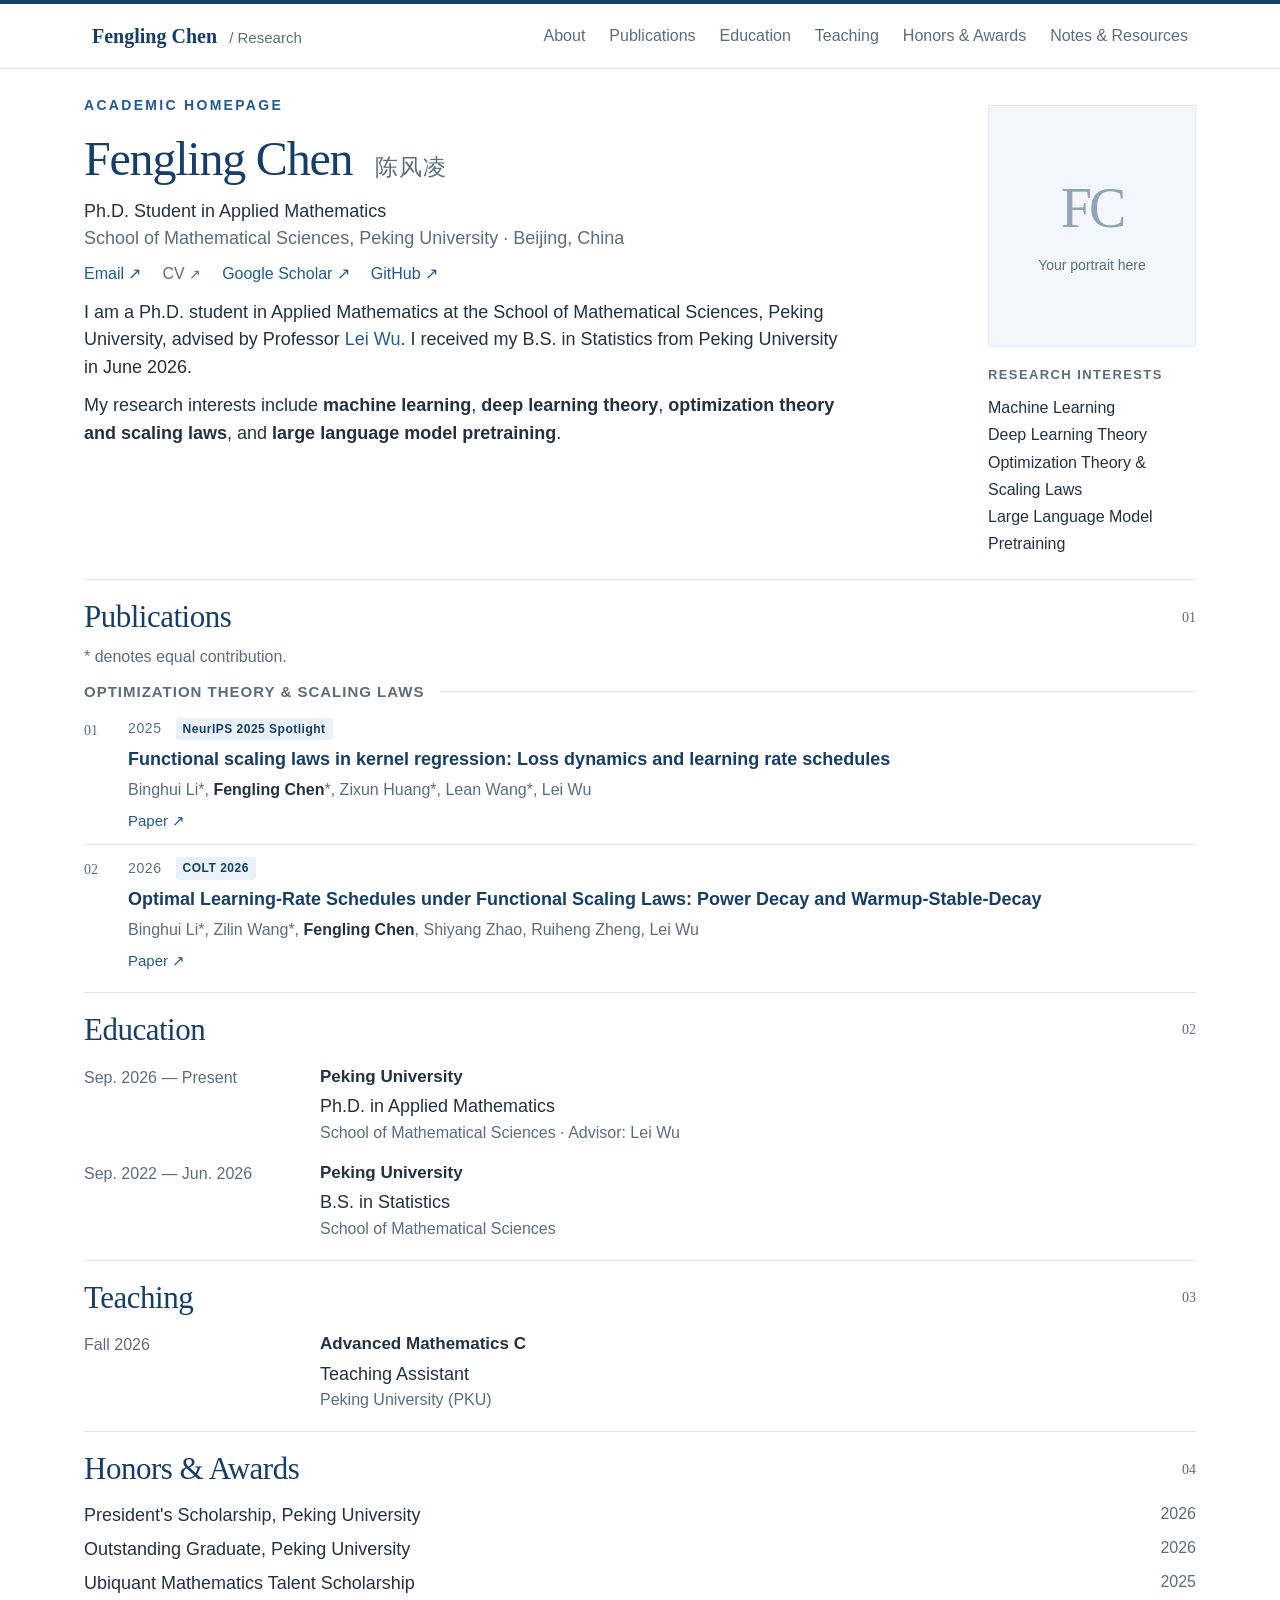
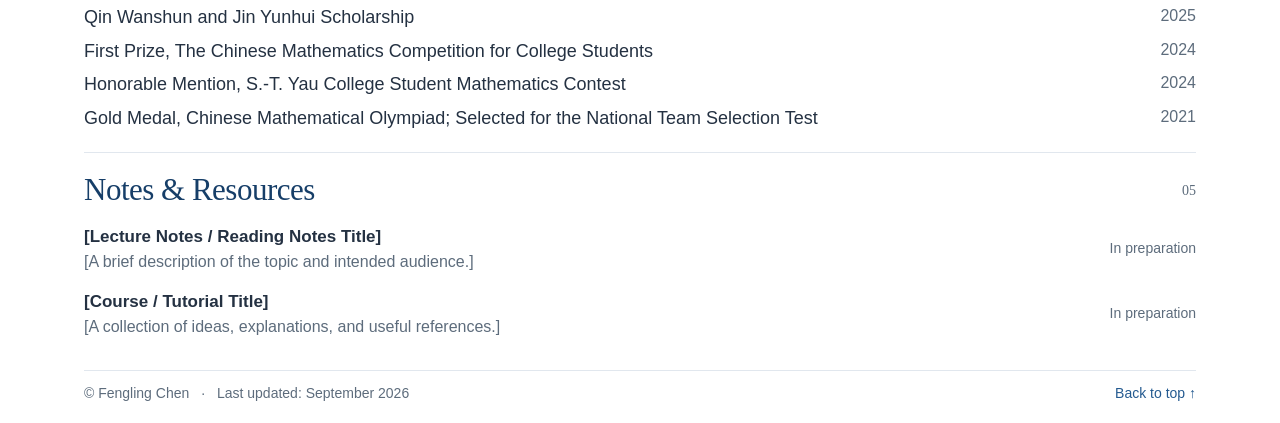
<file: index.html>
<!doctype html>
<html lang="en">
<head>
  <meta charset="utf-8">
  <meta name="viewport" content="width=device-width, initial-scale=1">
  <!-- Generated from content.toml. Do not edit generated HTML. -->
  <title>Fengling Chen · Academic Homepage</title>
  <meta name="description" content="Fengling Chen, Ph.D. student in Applied Mathematics at Peking University. Research in machine learning, deep learning theory, optimization, scaling laws, and large language model pretraining.">
  <meta name="theme-color" content="#163e68">
  <link rel="icon" href="assets/favicon.svg" type="image/svg+xml">
  <link rel="stylesheet" href="assets/style.css">
</head>
<body>
  <a class="skip-link" href="#main">Skip to content</a>
  <header class="site-header">
    <div class="header-inner">
      <a class="wordmark" href="#profile">Fengling Chen<span> / Research</span></a>
      <nav aria-label="Main navigation"><a href="#profile">About</a><a href="#publications">Publications</a><a href="#education">Education</a><a href="#teaching">Teaching</a><a href="#honors">Honors &amp; Awards</a><a href="#notes">Notes &amp; Resources</a></nav>
    </div>
  </header>

  <main id="main" class="page">
<section id="profile" class="profile" aria-labelledby="profile-heading">
<div class="profile-copy"><p class="eyebrow">ACADEMIC HOMEPAGE</p>
<h1 id="profile-heading">Fengling Chen <span>陈风凌</span></h1>
<p class="affiliation">Ph.D. Student in Applied Mathematics<br><span>School of Mathematical Sciences, Peking University · Beijing, China</span></p>
<div class="contact-links"><a href="mailto:fenglingchen@stu.pku.edu.cn">Email ↗</a><span>CV <small>↗</small></span><a href="https://scholar.google.com/citations?hl=en&amp;user=uNwxJKsAAAAJ">Google Scholar ↗</a><a href="https://github.com/felixchen04">GitHub ↗</a></div>
<div class="bio"><p>I am a Ph.D. student in Applied Mathematics at the School of Mathematical Sciences, Peking University, advised by Professor <a href="https://leiwu0.github.io/">Lei Wu</a>. I received my B.S. in Statistics from Peking University in June 2026.</p><p>My research interests include <strong>machine learning</strong>, <strong>deep learning theory</strong>, <strong>optimization theory and scaling laws</strong>, and <strong>large language model pretraining</strong>.</p></div></div>
<aside class="profile-aside"><div class="portrait placeholder"><span class="monogram" aria-hidden="true">FC</span><span>Your portrait here</span></div><p class="aside-label">RESEARCH INTERESTS</p>
<ul class="interests"><li>Machine Learning</li><li>Deep Learning Theory</li><li>Optimization Theory &amp; Scaling Laws</li><li>Large Language Model Pretraining</li></ul></aside></section><section id="publications" class="section" aria-labelledby="publications-heading"><div class="section-heading"><h2 id="publications-heading">Publications</h2><span class="section-number">01</span></div><p class="section-note">* denotes equal contribution.</p><h3 class="research-group">Optimization Theory &amp; Scaling Laws</h3><article class="paper"><div class="paper-index">01</div><div class="paper-content">
<p class="paper-meta">2025 <span class="badge">NeurIPS 2025 Spotlight</span></p>
<h4>Functional scaling laws in kernel regression: Loss dynamics and learning rate schedules</h4><p class="authors">Binghui Li*, <strong>Fengling Chen</strong>*, Zixun Huang*, Lean Wang*, Lei Wu</p><div class="paper-links"><a href="https://arxiv.org/abs/2509.19189">Paper ↗</a></div></div></article><article class="paper"><div class="paper-index">02</div><div class="paper-content">
<p class="paper-meta">2026 <span class="badge">COLT 2026</span></p>
<h4>Optimal Learning-Rate Schedules under Functional Scaling Laws: Power Decay and Warmup-Stable-Decay</h4><p class="authors">Binghui Li*, Zilin Wang*, <strong>Fengling Chen</strong>, Shiyang Zhao, Ruiheng Zheng, Lei Wu</p><div class="paper-links"><a href="https://arxiv.org/abs/2602.06797">Paper ↗</a></div></div></article></section><section id="education" class="section" aria-labelledby="education-heading"><div class="section-heading"><h2 id="education-heading">Education</h2><span class="section-number">02</span></div><div class="timeline"><article class="timeline-entry"><p class="date">Sep. 2026 — Present</p><div>
<h3>Peking University</h3><p>Ph.D. in Applied Mathematics</p><p class="muted">School of Mathematical Sciences · Advisor: Lei Wu</p></div></article><article class="timeline-entry"><p class="date">Sep. 2022 — Jun. 2026</p><div>
<h3>Peking University</h3><p>B.S. in Statistics</p><p class="muted">School of Mathematical Sciences</p></div></article></div></section><section id="teaching" class="section" aria-labelledby="teaching-heading"><div class="section-heading"><h2 id="teaching-heading">Teaching</h2><span class="section-number">03</span></div><div class="timeline"><article class="timeline-entry"><p class="date">Fall 2026</p><div>
<h3>Advanced Mathematics C</h3><p>Teaching Assistant</p><p class="muted">Peking University (PKU)</p></div></article></div></section><section id="honors" class="section" aria-labelledby="honors-heading"><div class="section-heading"><h2 id="honors-heading">Honors &amp; Awards</h2><span class="section-number">04</span></div><ul class="awards"><li><span>President&#x27;s Scholarship, Peking University</span><span>2026</span></li><li><span>Outstanding Graduate, Peking University</span><span>2026</span></li><li><span>Ubiquant Mathematics Talent Scholarship</span><span>2025</span></li><li><span>Qin Wanshun and Jin Yunhui Scholarship</span><span>2025</span></li><li><span>First Prize, The Chinese Mathematics Competition for College Students</span><span>2024</span></li><li><span>Honorable Mention, S.-T. Yau College Student Mathematics Contest</span><span>2024</span></li><li><span>Gold Medal, Chinese Mathematical Olympiad; Selected for the National Team Selection Test</span><span>2021</span></li></ul></section><section id="notes" class="section" aria-labelledby="notes-heading"><div class="section-heading"><h2 id="notes-heading">Notes &amp; Resources</h2><span class="section-number">05</span></div><div class="note-entry"><div><h3>[Lecture Notes / Reading Notes Title]</h3><p class="muted">[A brief description of the topic and intended audience.]</p></div><span class="pending">In preparation</span></div><div class="note-entry"><div><h3>[Course / Tutorial Title]</h3><p class="muted">[A collection of ideas, explanations, and useful references.]</p></div><span class="pending">In preparation</span></div></section><footer><p>© Fengling Chen <span>·</span> Last updated: September 2026</p><a href="#profile">Back to top ↑</a></footer>
  </main>
</body>
</html>
</file>
<file: assets/style.css>
/* Theme: change these values to personalize the entire page. */
:root{--ink:#243142;--muted:#5d6c7c;--blue:#163e68;--link:#245a90;--line:#e1e7ee;--wash:#f3f6fa;--paper:#fff;--serif:Georgia,'Times New Roman','Songti SC',SimSun,serif;--sans:-apple-system,BlinkMacSystemFont,'Segoe UI','PingFang SC','Microsoft YaHei',sans-serif}
*{box-sizing:border-box}html{scroll-behavior:smooth;scroll-padding-top:100px}body{margin:0;background:var(--paper);color:var(--ink);font:18px/1.55 var(--sans);-webkit-font-smoothing:antialiased}a{color:var(--link);text-decoration:none}a:hover{text-decoration:underline;text-underline-offset:5px}a:focus-visible,summary:focus-visible{outline:3px solid var(--link);outline-offset:5px;border-radius:2px}p,h1,h2,h3,h4{margin:0}strong{font-weight:600}.skip-link{position:fixed;top:-100px;left:16px;background:var(--blue);color:white;padding:10px 18px;z-index:10}.skip-link:focus{top:12px}.site-header{position:sticky;top:0;z-index:5;background:rgba(255,255,255,.97);border-top:4px solid var(--blue);border-bottom:1px solid var(--line)}.header-inner{max-width:1160px;margin:auto;min-height:64px;display:flex;justify-content:space-between;align-items:center;gap:24px;padding:12px 32px}.wordmark{font-family:var(--serif);font-weight:bold;font-size:20px;white-space:nowrap;color:var(--blue)}.wordmark span{font-family:var(--sans);font-size:15px;font-weight:400;color:var(--muted);margin-left:8px}nav{display:flex;gap:24px;flex-wrap:wrap}nav a{font-size:16px;color:var(--muted)}nav a:hover{color:var(--blue)}.page{max-width:1160px;margin:auto;padding:0 24px}.profile{display:grid;grid-template-columns:minmax(0,1fr) 208px;gap:32px;padding:26px 0 22px}.eyebrow{color:var(--link);font-size:14px;letter-spacing:2.3px;font-weight:600;margin-bottom:12px}h1{font-family:var(--serif);font-size:48px;line-height:1.23;letter-spacing:-1.2px;color:var(--blue);font-weight:400}h1 span{font-family:var(--sans);font-size:23px;color:var(--muted);letter-spacing:1px;white-space:nowrap;margin-left:12px}.affiliation{margin-top:10px;line-height:1.5}.affiliation span{color:var(--muted)}.contact-links{display:flex;flex-wrap:wrap;gap:9px 21px;margin:10px 0 12px;color:var(--link);font-size:16px}.contact-links small{font-size:14px}.contact-links>span{color:var(--muted)}.bio p+p{margin-top:10px}.bio{max-width:760px}.profile-aside{padding-top:10px}.portrait{display:block;width:208px;height:242px;object-fit:cover;border-radius:3px}.placeholder{background:var(--wash);border:1px solid var(--line);display:flex;flex-direction:column;align-items:center;justify-content:center;gap:15px;color:var(--muted);font-size:14px}.monogram{font:56px var(--serif);color:#91a3b7;letter-spacing:-3px}.aside-label{font-size:13px;letter-spacing:1.4px;font-weight:600;color:var(--muted);margin-top:18px}.interests{margin:9px 0 0;padding:0;list-style:none;font-size:16px;line-height:1.7}.section{padding:18px 0 8px;border-top:1px solid var(--line)}.section-heading{display:flex;align-items:center;justify-content:space-between;margin-bottom:10px}.section-number{font:14px var(--serif);color:var(--muted)}h2{font:400 31px/1.25 var(--serif);letter-spacing:-.5px;color:var(--blue)}.section-note{font-size:16px;color:var(--muted);margin-top:-2px;margin-bottom:10px}.research-group{display:flex;gap:16px;align-items:center;font-size:15px;letter-spacing:1px;text-transform:uppercase;color:var(--muted);font-weight:600;margin:10px 0 2px}.research-group:after{content:'';height:1px;background:var(--line);flex:1}.paper{display:grid;grid-template-columns:34px minmax(0,1fr);gap:10px;padding:12px 0;border-bottom:1px solid var(--line)}.paper:last-child{border-bottom:0}.paper-index{font:14px var(--serif);color:var(--muted);padding-top:5px}.paper-meta{display:flex;align-items:center;flex-wrap:wrap;gap:14px;color:var(--muted);font-size:14px;letter-spacing:.6px;margin-bottom:6px}.badge{font-size:12px;background:#eaf1f8;color:var(--blue);font-weight:600;border-radius:3px;letter-spacing:.5px;padding:2px 7px}.badge.neutral{background:var(--wash);color:var(--muted)}h4{font-size:18px;font-weight:600;line-height:1.5;color:var(--blue)}.authors{margin:5px 0;font-size:16px;color:var(--muted)}.authors strong{color:var(--ink)}.paper-description{font-size:17px;line-height:1.7}.paper-links{display:flex;flex-wrap:wrap;gap:14px;margin-top:6px;font-size:15px}.pending{font-size:14px;color:var(--muted)}details{font-size:16px;margin-top:10px}summary{color:var(--link);cursor:pointer;width:fit-content}details[open] summary{margin-bottom:10px}details>p{background:var(--wash);padding:15px 18px;border-left:2px solid #99afc8;color:var(--muted)}.timeline-entry{display:grid;grid-template-columns:220px minmax(0,1fr);gap:16px;padding:3px 0 10px}.date{font-size:16px;color:var(--muted);padding-top:3px}h3{font-size:17px;font-weight:600;line-height:1.6}.muted{color:var(--muted);font-size:16px}.timeline-entry h3{color:var(--ink);margin-bottom:3px}.awards{padding:0;margin:0 0 8px;list-style:none}.awards li{display:flex;justify-content:space-between;gap:16px;padding:3px 0}.awards li span:last-child{color:var(--muted);font-size:16px;white-space:nowrap}.note-entry{display:flex;justify-content:space-between;align-items:center;gap:16px;padding:3px 0 10px}.note-entry>.pending{white-space:nowrap}footer{border-top:1px solid var(--line);margin-top:12px;padding:12px 0 18px;display:flex;justify-content:space-between;gap:20px;color:var(--muted);font-size:14px}footer p span{margin:0 8px}footer a{white-space:nowrap}
@media(min-width:1500px){.profile{padding-top:28px}}
@media(max-width:900px){.header-inner{flex-direction:column;gap:9px;padding:12px 24px}nav{gap:12px 22px;justify-content:center}.profile{gap:24px;grid-template-columns:minmax(0,1fr) 175px}.portrait{width:175px;height:210px}h1{font-size:40px}h1 span{display:block;margin:10px 0 0;font-size:21px}.timeline-entry{grid-template-columns:190px minmax(0,1fr)}}
@media(max-width:600px){html{scroll-padding-top:24px}.site-header{position:relative}.header-inner{align-items:flex-start;padding:15px 22px}nav{justify-content:flex-start;gap:7px 18px}nav a{font-size:15px}.page{padding:0 18px}.profile{padding:20px 0 18px;grid-template-columns:1fr;gap:18px}.profile-aside{display:grid;grid-template-columns:110px minmax(0,1fr);column-gap:23px;padding:0}.portrait{grid-row:1/3;width:110px;height:135px}.placeholder{font-size:12px;gap:8px}.monogram{font-size:39px}.aside-label{margin:6px 0 0;align-self:end}.interests{font-size:15px}.eyebrow{font-size:13px}h1{font-size:39px}h1 span{display:inline-block;margin:0 0 0 9px;font-size:20px}.contact-links{gap:10px 19px}.section{padding-top:16px}h2{font-size:28px}.paper{grid-template-columns:22px minmax(0,1fr);gap:8px}h4{font-size:17px}.paper-meta{gap:8px}.timeline-entry{grid-template-columns:1fr;gap:3px;padding-bottom:10px}.note-entry{display:block}.note-entry>.pending{display:inline-block;margin-top:8px}.awards li{align-items:baseline}footer{flex-direction:column;gap:8px}}
@media(prefers-reduced-motion:reduce){html{scroll-behavior:auto}}
@media print{.site-header,.skip-link,footer a{display:none}.page{max-width:none;padding:0}.profile{padding-top:0;gap:30px}.section{break-inside:avoid}.paper,.timeline-entry{break-inside:avoid}body{font-size:11pt}a{color:inherit}.contact-links{margin-bottom:15px}}
</file>
